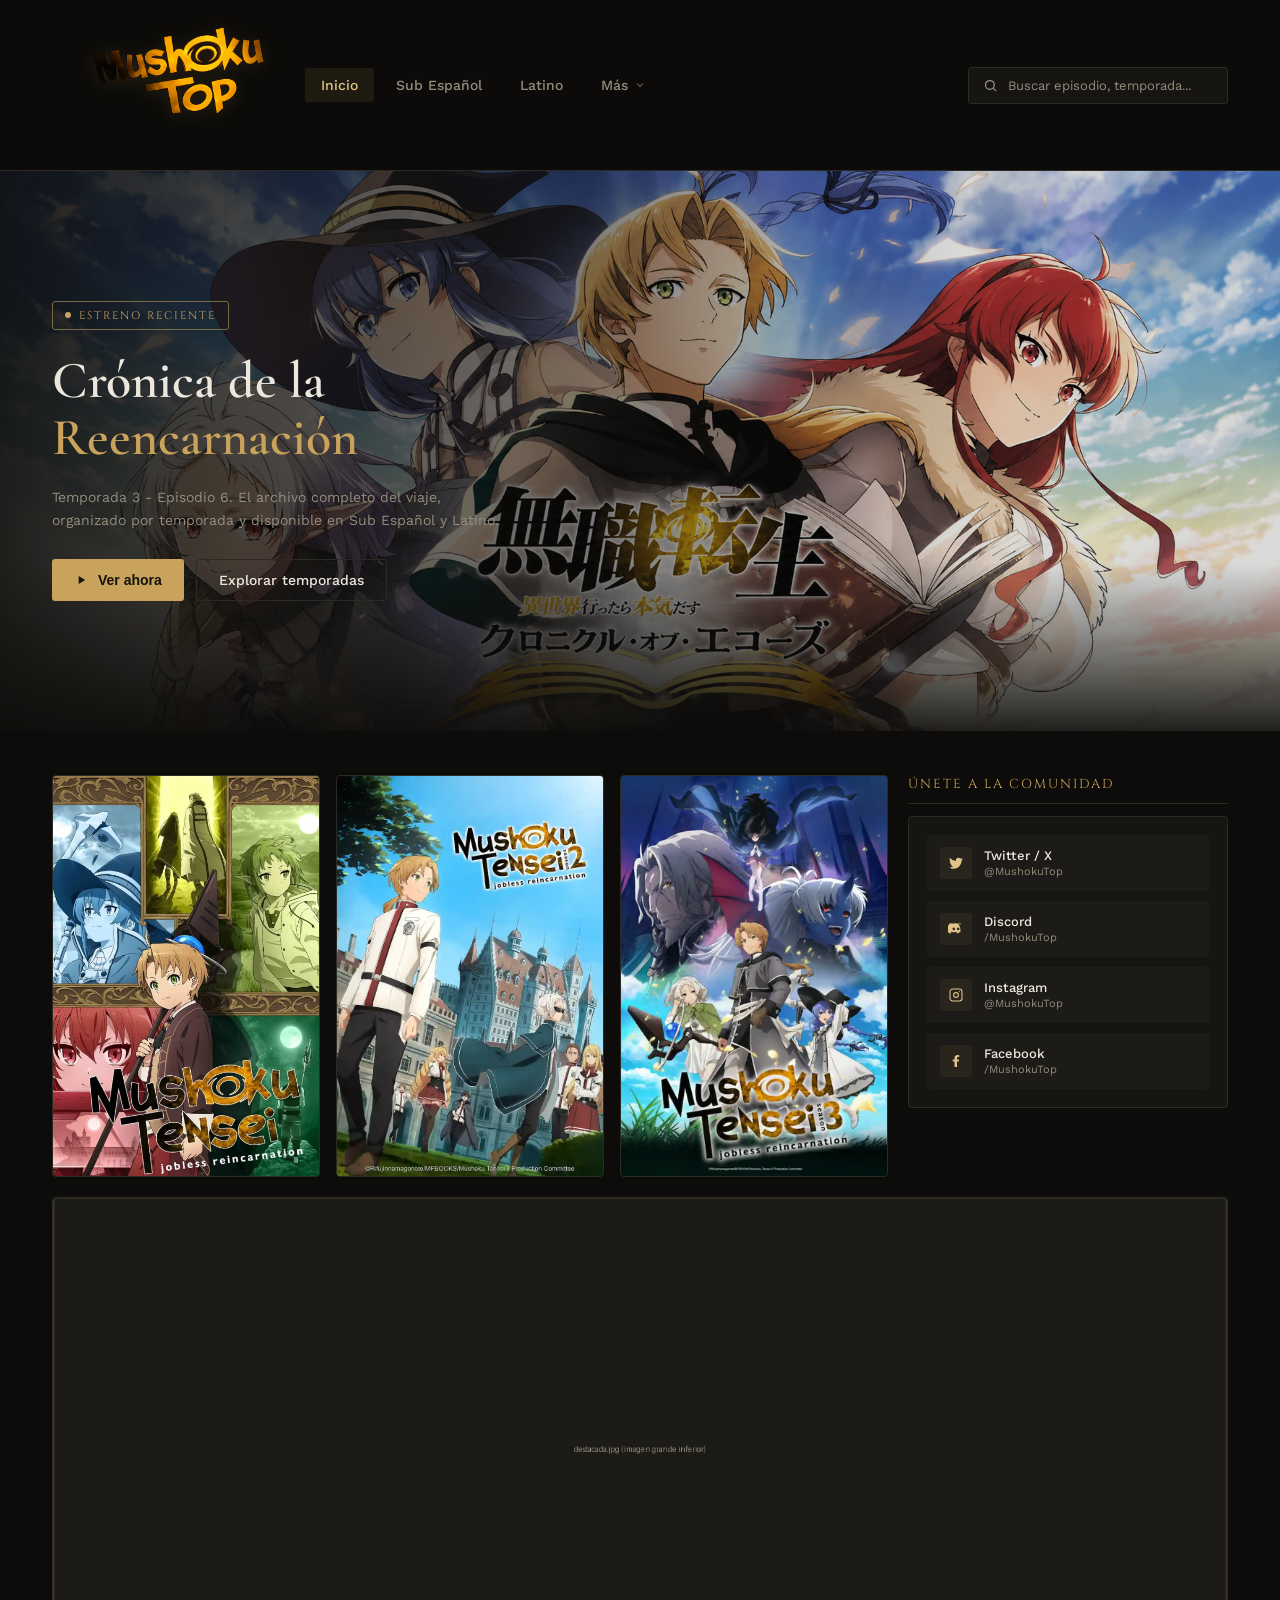
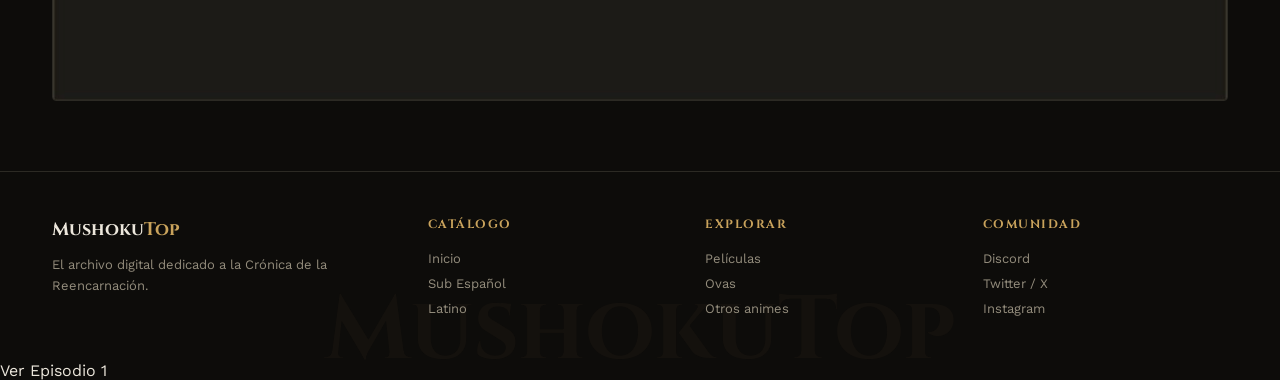
<file: index.html>
<!DOCTYPE html>
<html lang="es">
<head>
<meta charset="UTF-8">
<meta name="viewport" content="width=device-width, initial-scale=1.0">
<title>MushokuTop - Inicio</title>
<link rel="stylesheet" href="style.css">
</head>
<body>

<div id="navbar-slot"></div>

<section class="hero-full">
  <img class="hero-bg-img" src="assets/hero.png" alt="">
  <div class="hero-full-content">
    <span class="hero-badge"><span class="dot"></span>Estreno reciente</span>
    <h1 class="hero-title-serif">
      Crónica de la
      <span class="gold-line">Reencarnación</span>
    </h1>
    <p class="hero-desc">
      Temporada 3 - Episodio 6. El archivo completo del viaje, organizado por
      temporada y disponible en Sub Español y Latino.
    </p>
    <div class="hero-actions">
      <button class="btn-solid">
        <svg width="14" height="14" viewBox="0 0 24 24" fill="currentColor"><path d="M8 5v14l11-7z"/></svg>
        Ver ahora
      </button>
      <a href="#temporadas" class="btn-outline">Explorar temporadas</a>
    </div>
  </div>
</section>

<section class="gallery-section" id="temporadas">
  <div class="gallery-grid">

    <div class="poster-row">
      <div class="poster-card">
        <img src="assets/ms1.webp" alt="Temporada 1">
        <div class="poster-overlay">
          <p class="poster-season-name">Temporada 1</p>
          <div class="poster-lang-btns">
            <a href="sub-espanol.html#temporada-1">Sub Español</a>
            <a href="latino.html#temporada-1">Latino</a>
          </div>
        </div>
      </div>

      <div class="poster-card">
        <img src="assets/ms2.webp" alt="Temporada 2">
        <div class="poster-overlay">
          <p class="poster-season-name">Temporada 2</p>
          <div class="poster-lang-btns">
            <a href="sub-espanol.html#temporada-2">Sub Español</a>
            <a href="latino.html#temporada-2">Latino</a>
          </div>
        </div>
      </div>

      <div class="poster-card">
        <img src="assets/ms3.webp" alt="Temporada 3">
        <div class="poster-overlay">
          <p class="poster-season-name">Temporada 3</p>
          <div class="poster-lang-btns">
            <a href="sub-espanol.html#temporada-3">Sub Español</a>
            <a href="latino.html#temporada-3">Latino</a>
          </div>
        </div>
      </div>
    </div>

    <aside class="sidebar-community">
      <p class="sidebar-label">Únete a la comunidad</p>
      <div class="social-box">
        <a class="social-link" href="#">
          <span class="social-icon">
            <svg width="16" height="16" viewBox="0 0 24 24" fill="currentColor"><path d="M22 5.9c-.7.3-1.5.6-2.3.7.8-.5 1.4-1.3 1.7-2.3-.8.5-1.7.8-2.6 1a4.2 4.2 0 0 0-7.1 3.8A11.9 11.9 0 0 1 3.1 4.6a4.2 4.2 0 0 0 1.3 5.6c-.7 0-1.3-.2-1.9-.5v.1c0 2 1.4 3.7 3.3 4.1-.6.1-1.2.2-1.8.1.5 1.7 2.1 2.9 3.9 2.9A8.4 8.4 0 0 1 2 18.6a11.9 11.9 0 0 0 6.4 1.9c7.7 0 11.9-6.4 11.9-11.9v-.5c.8-.6 1.5-1.3 2.1-2.2z"/></svg>
          </span>
          <span class="social-text">
            Twitter / X
            <span class="handle">@MushokuTop</span>
          </span>
        </a>
        <a class="social-link" href="#">
          <span class="social-icon">
            <svg width="16" height="16" viewBox="0 0 24 24" fill="currentColor"><path d="M20.3 4.4a17 17 0 0 0-4.3-1.3l-.2.4c1.5.4 2.9 1 4.2 1.9-1.8-.9-3.7-1.5-5.7-1.7a.2.2 0 0 0-.1 0 15 15 0 0 0-6.4 0 14 14 0 0 0-5.7 1.7c1.3-.9 2.7-1.5 4.2-1.9l-.2-.4c-1.5.3-3 .7-4.3 1.3-2.7 4-3.4 7.9-3.1 11.7a17 17 0 0 0 5.1 2.6c.4-.6.8-1.2 1.1-1.9-.6-.2-1.2-.5-1.7-.9l.4-.3c3.3 1.5 6.9 1.5 10.2 0l.4.3c-.5.4-1.1.7-1.7.9.3.7.7 1.3 1.1 1.9a17 17 0 0 0 5.1-2.6c.4-4.4-.8-8.3-3-11.7ZM8.7 13.9c-1 0-1.8-.9-1.8-2s.8-2 1.8-2 1.8.9 1.8 2-.8 2-1.8 2Zm6.6 0c-1 0-1.8-.9-1.8-2s.8-2 1.8-2 1.8.9 1.8 2-.8 2-1.8 2Z"/></svg>
          </span>
          <span class="social-text">
            Discord
            <span class="handle">/MushokuTop</span>
          </span>
        </a>
        <a class="social-link" href="#">
          <span class="social-icon">
            <svg width="16" height="16" viewBox="0 0 24 24" fill="none" stroke="currentColor" stroke-width="1.6"><rect x="3" y="3" width="18" height="18" rx="4"/><circle cx="12" cy="12" r="3.6"/><circle cx="17.2" cy="6.8" r="0.9" fill="currentColor" stroke="none"/></svg>
          </span>
          <span class="social-text">
            Instagram
            <span class="handle">@MushokuTop</span>
          </span>
        </a>
        <a class="social-link" href="#">
          <span class="social-icon">
            <svg width="16" height="16" viewBox="0 0 24 24" fill="currentColor"><path d="M13.5 21v-8.1h2.7l.4-3.2h-3.1V7.7c0-.9.3-1.6 1.6-1.6h1.7V3.2C16.5 3.1 15.4 3 14.2 3c-2.6 0-4.4 1.6-4.4 4.5v2.2H7.1v3.2h2.7V21h3.7Z"/></svg>
          </span>
          <span class="social-text">
            Facebook
            <span class="handle">/MushokuTop</span>
          </span>
        </a>
      </div>
    </aside>

    <div class="featured-img">
      <img src="assets/destacada.jpg" alt="Arte destacado de Mushoku Tensei">
    </div>

  </div>
</section>

<div id="footer-slot"></div>

<script src="script.js"></script>
<script>
  renderNavbar('inicio');
  renderFooter();
  initSearchDropdown(null);
</script>

</body>
</html>

<a href="player.html?ep=1" class="btn-ver">
    Ver Episodio 1
</a>
</file>
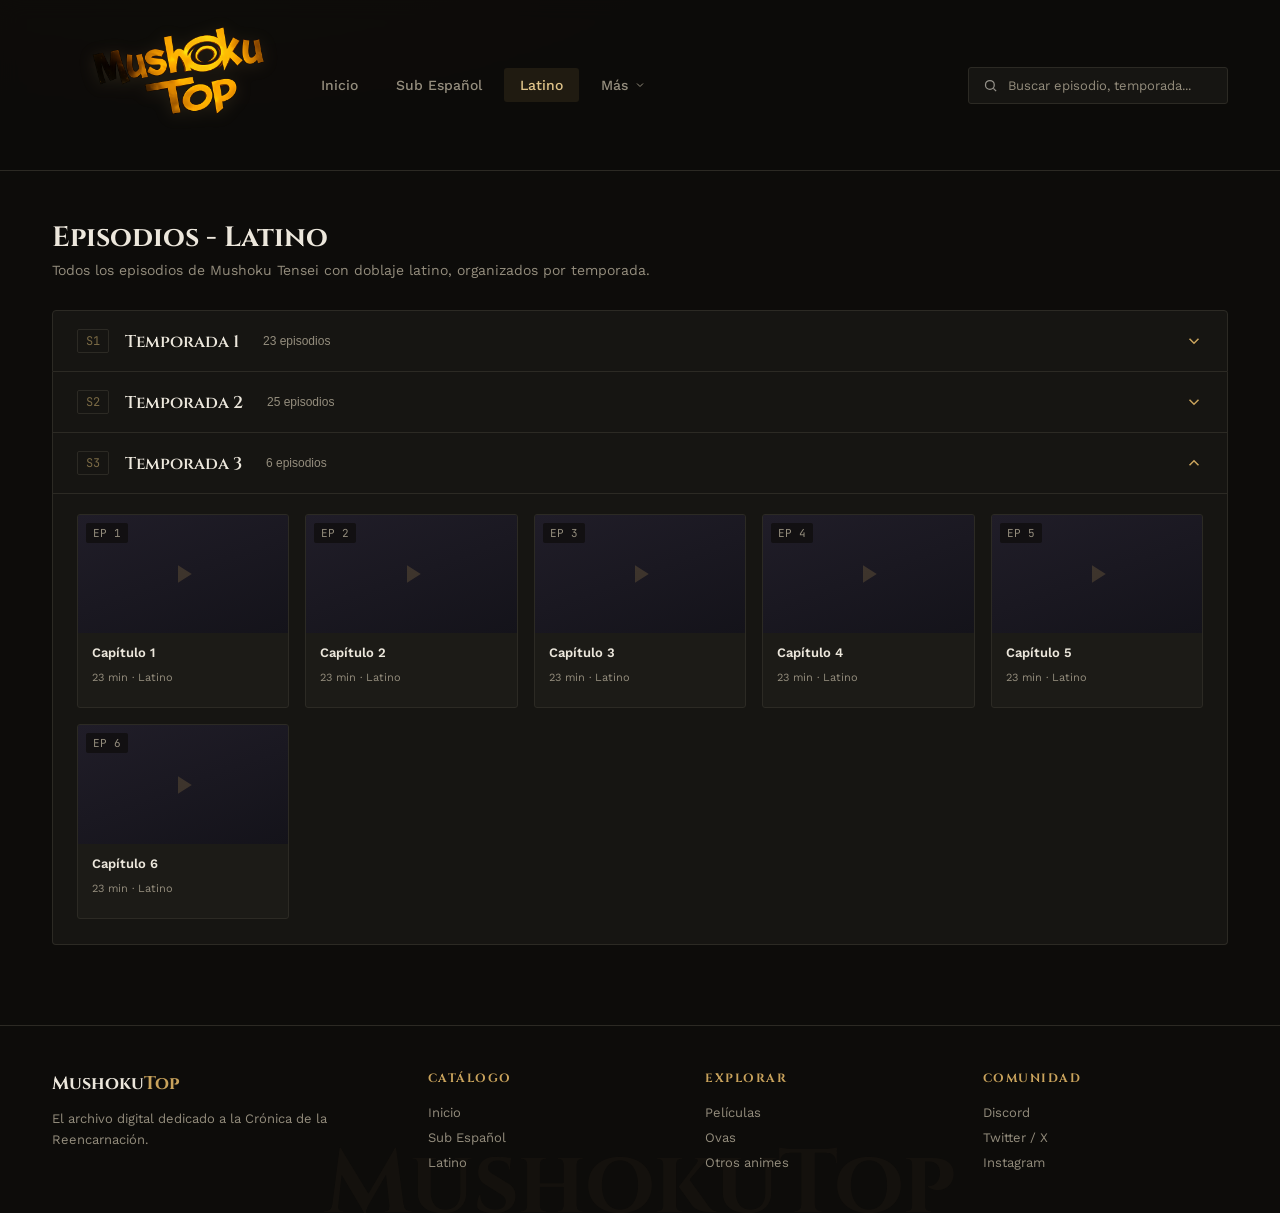
<file: latino.html>
<!DOCTYPE html>
<html lang="es">
<head>
<meta charset="UTF-8">
<meta name="viewport" content="width=device-width, initial-scale=1.0">
<title>MushokuTop - Latino</title>
<link rel="stylesheet" href="style.css">
</head>
<body>

<div id="navbar-slot"></div>

<div class="page-header">
  <h1>Episodios - Latino</h1>
  <p>Todos los episodios de Mushoku Tensei con doblaje latino, organizados por temporada.</p>
</div>

<section class="seasons-section" id="temporadas">
  <div id="accordion"></div>
</section>

<div id="footer-slot"></div>

<script src="script.js"></script>
<script>
  renderNavbar('latino');
  renderFooter();

  const SEASONS = SEASON_DATA.map((s, i) => ({ ...s, open: i === SEASON_DATA.length - 1 }));

  buildAccordion('accordion', SEASONS, 'Latino');
  initSearchFilter('accordion');
  initSearchDropdown('latino');
  openSeasonFromHash('accordion');
  window.addEventListener('hashchange', () => openSeasonFromHash('accordion'));
</script>

</body>
</html>
</file>
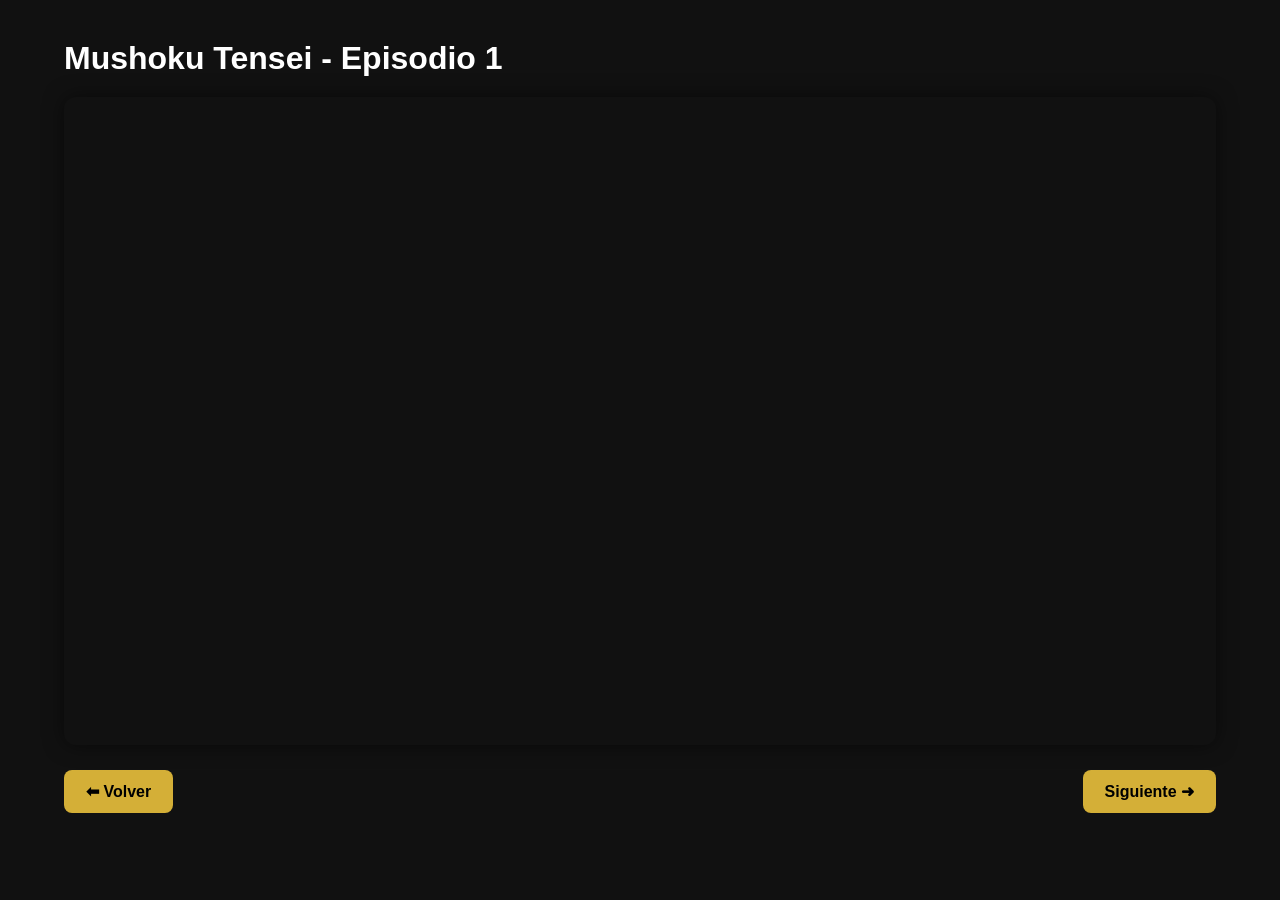
<file: player.html>
<!DOCTYPE html>
<html lang="es">
<head>
    <meta charset="UTF-8">
    <meta name="viewport" content="width=device-width, initial-scale=1.0">
    <title>Reproductor | MushokuTop</title>

    <link rel="stylesheet" href="style.css">

    <style>
        body{
            background:#111;
            color:white;
            margin:0;
            font-family:Arial, Helvetica, sans-serif;
        }

        .player-container{
            width:90%;
            max-width:1400px;
            margin:40px auto;
        }

        h1{
            margin-bottom:20px;
        }

        .video{
            aspect-ratio:16/9;
            width:100%;
            border-radius:12px;
            overflow:hidden;
            box-shadow:0 0 20px rgba(0,0,0,.5);
        }

        .video iframe{
            width:100%;
            height:100%;
            border:none;
        }

        .controls{
            margin-top:25px;
            display:flex;
            justify-content:space-between;
            gap:15px;
        }

        .controls a{
            background:#d4af37;
            color:#000;
            text-decoration:none;
            padding:12px 22px;
            border-radius:8px;
            font-weight:bold;
            transition:.25s;
        }

        .controls a:hover{
            transform:translateY(-2px);
        }
    </style>

</head>
<body>

<div class="player-container">

<h1>Mushoku Tensei - Episodio 1</h1>

<div class="video">

<iframe
src="https://morencius.com/embed/mpgg5quljhok"
allowfullscreen
allow="autoplay; fullscreen">
</iframe>

</div>

<div class="controls">

<a href="sub-espanol.html">⬅ Volver</a>

<a href="#">Siguiente ➜</a>

</div>

</div>

</body>
</html>
</file>
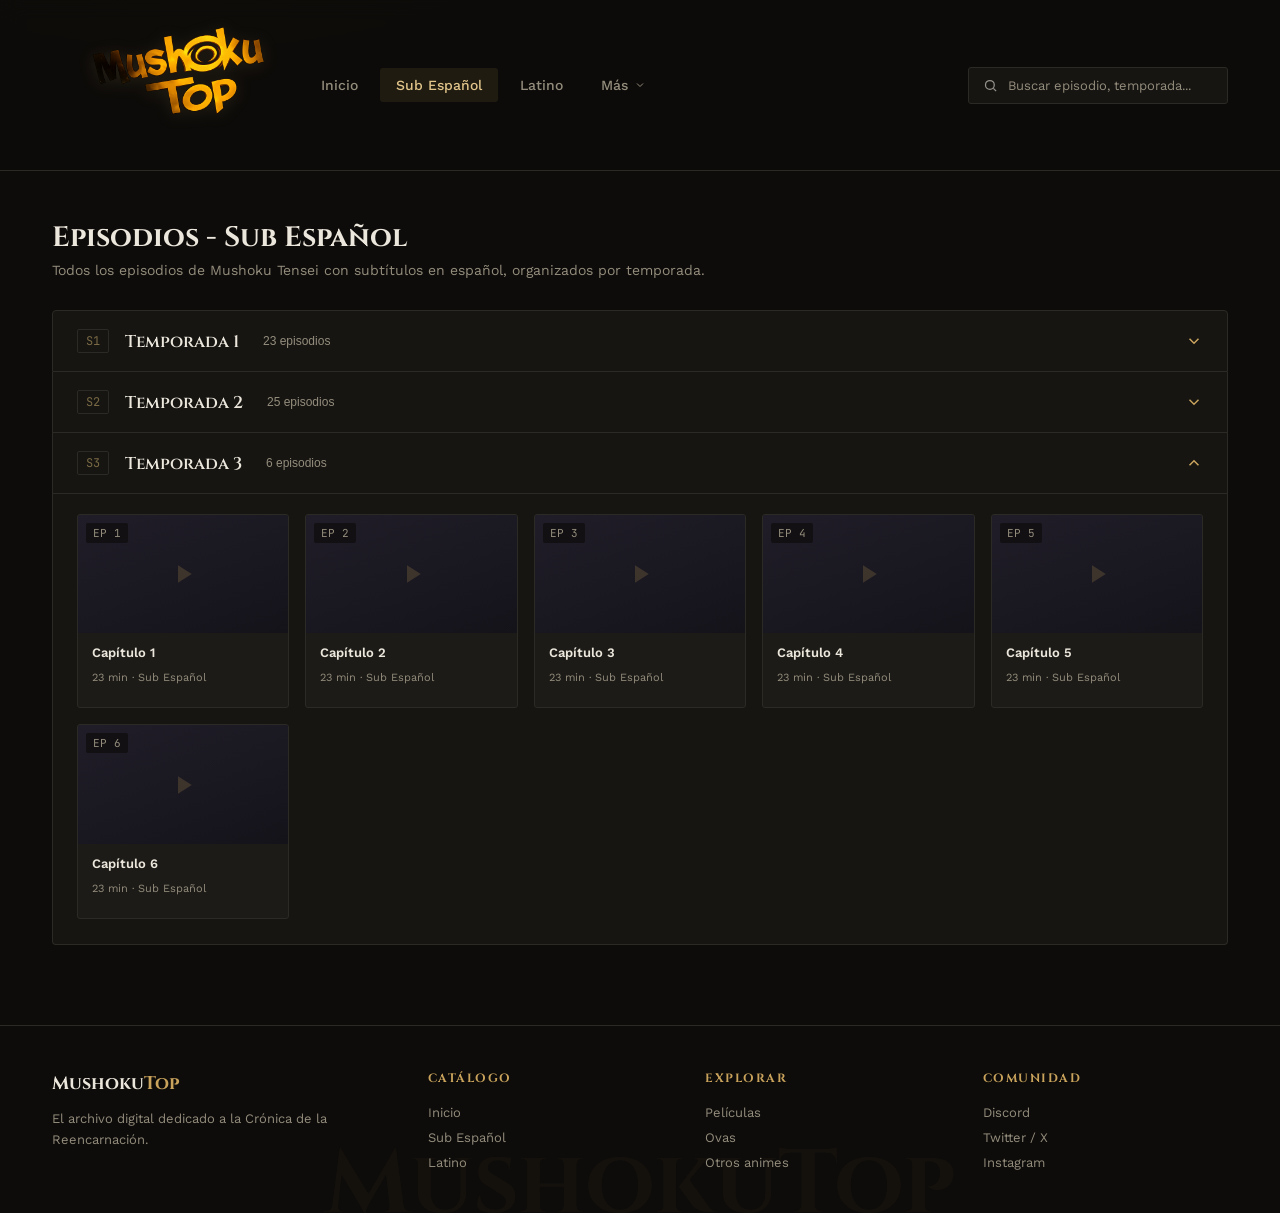
<file: sub-espanol.html>
<!DOCTYPE html>
<html lang="es">
<head>
<meta charset="UTF-8">
<meta name="viewport" content="width=device-width, initial-scale=1.0">
<title>MushokuTop - Sub Español</title>
<link rel="stylesheet" href="style.css">
</head>
<body>

<div id="navbar-slot"></div>

<div class="page-header">
  <h1>Episodios - Sub Español</h1>
  <p>Todos los episodios de Mushoku Tensei con subtítulos en español, organizados por temporada.</p>
</div>

<section class="seasons-section" id="temporadas">
  <div id="accordion"></div>
</section>

<div id="footer-slot"></div>

<script src="script.js"></script>
<script>
  renderNavbar('sub');
  renderFooter();

  const SEASONS = SEASON_DATA.map((s, i) => ({ ...s, open: i === SEASON_DATA.length - 1 }));

  buildAccordion('accordion', SEASONS, 'Sub Español');
  initSearchFilter('accordion');
  initSearchDropdown('sub');
  openSeasonFromHash('accordion');
  window.addEventListener('hashchange', () => openSeasonFromHash('accordion'));
</script>

</body>
</html>
</file>
<file: style.css>
@import url('https://fonts.googleapis.com/css2?family=Cinzel:wght@500;600;700&family=Cormorant+Garamond:wght@500;600;700&family=Work+Sans:wght@400;500;600&family=JetBrains+Mono:wght@500&display=swap');

:root{
  --bg: #0d0c0a;
  --surface: #161512;
  --surface-2: #1c1b17;
  --hairline: #2c2a24;
  --gold: #c9a35c;
  --gold-soft: #e0c48a;
  --gold-dim: #7a6a45;
  --ink: #ece7dc;
  --ink-dim: #948d7d;
}

*{ box-sizing: border-box; }
html{ scroll-behavior: smooth; }

body{
  margin:0;
  background:
    radial-gradient(1200px 500px at 15% -10%, rgba(201,163,92,0.05), transparent 60%),
    var(--bg);
  color: var(--ink);
  font-family: 'Work Sans', sans-serif;
  -webkit-font-smoothing: antialiased;
}

a{ color: inherit; text-decoration: none; }

.wrap{
  max-width: 1240px;
  margin: 0 auto;
  padding: 0 32px;
}

/* ---------- NAVBAR ---------- */
header{
  position: sticky;
  top: 0;
  z-index: 50;
  background: rgba(13,12,10,0.88);
  backdrop-filter: blur(10px);
  border-bottom: 1px solid var(--hairline);
}

.nav-inner{
  display:flex;
  align-items:center;
  gap: 28px;
  padding: 10px 32px;
  max-width: 1240px;
  margin: 0 auto;
}

.logo{
  display:flex;
  align-items:center;
  flex-shrink:0;
}

.logo-img{
  height: 150px;
  width: auto;
  display:block;
  filter: drop-shadow(0 2px 8px rgba(201,163,92,0.15));
}

/* search box (esquina derecha del nav) */
.search{
  position: relative;
  display:flex;
  align-items:center;
  gap:8px;
  border: 1px solid var(--hairline);
  background: var(--surface);
  padding: 9px 14px;
  border-radius: 3px;
  min-width: 260px;
  flex-shrink: 0;
  margin-left: auto;
}
.search input{
  background:none;
  border:none;
  outline:none;
  color: var(--ink);
  font-family:'Work Sans',sans-serif;
  font-size: 13px;
  width:100%;
}
.search input::placeholder{ color: var(--ink-dim); }
.search svg{ flex-shrink:0; opacity:.6; }

/* ---------- Desplegable de resultados del buscador ---------- */
.search-results{
  position: absolute;
  top: calc(100% + 8px);
  left: 0;
  right: 0;
  background: var(--surface);
  border: 1px solid var(--hairline);
  border-radius: 4px;
  box-shadow: 0 16px 32px rgba(0,0,0,0.45);
  max-height: 360px;
  overflow-y: auto;
  z-index: 60;
  display: none;
  flex-direction: column;
}
.search-results.open{ display:flex; }

.search-empty{
  padding: 16px 14px;
  font-size: 13px;
  color: var(--ink-dim);
}

.search-result{
  display:flex;
  align-items:center;
  gap: 12px;
  padding: 10px 12px;
  border-bottom: 1px solid var(--hairline);
  transition: background .15s ease;
}
.search-result:last-child{ border-bottom: none; }
.search-result:hover{ background: rgba(201,163,92,0.07); }

.search-result-thumb{
  flex-shrink:0;
  width: 56px;
  aspect-ratio: 16/9;
  border-radius: 3px;
  background: linear-gradient(160deg, #201d28, #14131a);
  display:flex;
  align-items:center;
  justify-content:center;
}
.search-result-info{ flex:1; min-width:0; }
.search-result-title{
  font-size: 13px;
  font-weight: 600;
  color: var(--ink);
  margin: 0 0 2px;
  white-space: nowrap;
  overflow: hidden;
  text-overflow: ellipsis;
}
.search-result-meta{
  font-size: 11px;
  color: var(--ink-dim);
  margin: 0;
}

/* variante con 2 botones de idioma (se usa en el inicio, donde no hay un idioma fijo) */
.search-result-langs{
  display:flex;
  gap: 6px;
  flex-shrink: 0;
}
.search-result-langs a{
  font-size: 11px;
  font-weight: 600;
  padding: 5px 8px;
  border-radius: 3px;
  background: rgba(201,163,92,0.1);
  border: 1px solid var(--gold-dim);
  color: var(--gold-soft);
  white-space: nowrap;
}
.search-result-langs a:hover{
  background: var(--gold);
  color: #14120a;
}

nav.links{
  display:flex;
  align-items:center;
  gap: 6px;
  flex:1;
}

nav.links > a{
  font-size: 14px;
  font-weight: 500;
  color: var(--ink-dim);
  padding: 9px 16px;
  border-radius: 3px;
  transition: color .2s ease, background .2s ease;
  white-space: nowrap;
}
nav.links > a:hover{
  color: var(--gold-soft);
  background: rgba(201,163,92,0.06);
}
nav.links > a.active{
  color: var(--gold-soft);
  background: rgba(201,163,92,0.1);
}

/* Dropdown "Más" */
.nav-more{
  position: relative;
}
.nav-more > .nav-more-label{
  display:flex;
  align-items:center;
  gap: 6px;
  font-size: 14px;
  font-weight: 500;
  color: var(--ink-dim);
  padding: 9px 16px;
  border-radius: 3px;
  cursor: pointer;
  white-space: nowrap;
  transition: color .2s ease, background .2s ease;
}
.nav-more:hover > .nav-more-label{
  color: var(--gold-soft);
  background: rgba(201,163,92,0.06);
}
.nav-more-label svg{
  transition: transform .2s ease;
}
.nav-more:hover .nav-more-label svg{
  transform: rotate(180deg);
}
.nav-more-menu{
  position: absolute;
  top: 100%;
  left: 0;
  margin-top: 6px;
  background: var(--surface);
  border: 1px solid var(--hairline);
  border-radius: 4px;
  min-width: 180px;
  padding: 6px;
  opacity: 0;
  visibility: hidden;
  transform: translateY(-6px);
  transition: opacity .18s ease, transform .18s ease, visibility .18s ease;
  box-shadow: 0 12px 24px rgba(0,0,0,0.35);
}
.nav-more:hover .nav-more-menu{
  opacity: 1;
  visibility: visible;
  transform: translateY(0);
}
.nav-more-menu a{
  display:block;
  padding: 9px 12px;
  border-radius: 3px;
  font-size: 13px;
  color: var(--ink-dim);
}
.nav-more-menu a:hover{
  background: rgba(201,163,92,0.08);
  color: var(--gold-soft);
}

/* ---------- HERO (portada, ancho completo) ---------- */
.hero-full{
  position: relative;
  width: 100%;
  min-height: 560px;
  display:flex;
  align-items:center;
  overflow:hidden;
  background: var(--surface); /* se ve mientras no hay imagen puesta */
}
.hero-bg-img{
  position:absolute;
  inset:0;
  width:100%;
  height:100%;
  object-fit: cover;
  object-position: center;
}
.hero-full::after{
  content:"";
  position:absolute; inset:0;
  background:
    linear-gradient(90deg, rgba(13,12,10,0.92) 0%, rgba(13,12,10,0.55) 45%, rgba(13,12,10,0.15) 75%),
    linear-gradient(0deg, rgba(13,12,10,0.9) 0%, transparent 30%);
}
.hero-full-content{
  position:relative;
  z-index:2;
  max-width: 1240px;
  margin: 0 auto;
  padding: 0 32px;
  width:100%;
}
.hero-badge{
  display:inline-flex;
  align-items:center;
  gap:8px;
  font-family:'Cinzel', serif;
  font-size: 11px;
  letter-spacing: 2px;
  text-transform: uppercase;
  color: var(--gold);
  border: 1px solid var(--gold-dim);
  padding: 6px 12px;
  border-radius: 3px;
  margin-bottom: 22px;
}
.hero-badge .dot{ width:6px; height:6px; border-radius:50%; background: var(--gold); }

.hero-title-serif{
  font-family: 'Cormorant Garamond', serif;
  font-weight: 600;
  font-size: 52px;
  line-height: 1.1;
  margin: 0 0 20px;
  color: var(--ink);
}
.hero-title-serif .gold-line{
  display:block;
  color: var(--gold);
}

.hero-desc{
  font-size: 14px;
  color: var(--ink-dim);
  max-width: 460px;
  line-height: 1.6;
  margin: 0 0 28px;
}

.hero-actions{
  display:flex;
  gap: 12px;
}
.btn-solid{
  display:inline-flex;
  align-items:center;
  gap:10px;
  background: var(--gold);
  color: #14120a;
  font-weight:600;
  font-size: 14px;
  padding: 12px 22px;
  border-radius: 3px;
  border:none;
  cursor:pointer;
  transition: filter .2s ease, transform .2s ease;
}
.btn-solid:hover{ filter: brightness(1.08); transform: translateY(-1px); }

.btn-outline{
  display:inline-flex;
  align-items:center;
  gap:10px;
  background: transparent;
  color: var(--ink);
  font-weight:500;
  font-size: 14px;
  padding: 12px 22px;
  border-radius: 3px;
  border: 1px solid var(--hairline);
  cursor:pointer;
  transition: border-color .2s ease, color .2s ease;
}
.btn-outline:hover{ border-color: var(--gold-dim); color: var(--gold-soft); }

/* ---------- GALERÍA DE TEMPORADAS (portadas) ---------- */
.gallery-section{
  max-width: 1240px;
  margin: 44px auto 0;
  padding: 0 32px;
}

.gallery-grid{
  display:grid;
  grid-template-columns: 1fr 320px;
  grid-template-rows: auto auto;
  gap: 20px;
}

.poster-row{
  grid-column: 1;
  grid-row: 1;
  display:flex;
  gap: 16px;
}

.poster-card{
  position:relative;
  flex: 1;
  aspect-ratio: 2/3;
  border-radius: 4px;
  overflow:hidden;
  border: 1px solid var(--hairline);
  background: var(--surface-2);
  cursor: default;
}
.poster-card img{
  position:absolute;
  inset:0;
  width:100%;
  height:100%;
  object-fit: cover;
  transition: transform .4s ease;
}
.poster-card:hover img{ transform: scale(1.06); }

.poster-overlay{
  position:absolute;
  inset:0;
  display:flex;
  flex-direction:column;
  justify-content:flex-end;
  padding: 14px;
  background: linear-gradient(0deg, rgba(13,12,10,0.95) 0%, rgba(13,12,10,0.15) 55%, transparent 75%);
  opacity: 0;
  transition: opacity .25s ease;
}
.poster-card:hover .poster-overlay{ opacity: 1; }

.poster-season-name{
  font-family:'Cinzel', serif;
  font-size: 15px;
  font-weight:600;
  color: var(--ink);
  margin: 0 0 10px;
}

.poster-lang-btns{
  display:flex;
  flex-direction: column;
  gap: 6px;
}
.poster-lang-btns a{
  display:block;
  text-align:center;
  font-size: 12px;
  font-weight: 600;
  padding: 7px 10px;
  border-radius: 3px;
  background: rgba(201,163,92,0.12);
  border: 1px solid var(--gold-dim);
  color: var(--gold-soft);
  transition: background .2s ease, color .2s ease;
}
.poster-lang-btns a:hover{
  background: var(--gold);
  color: #14120a;
}

.featured-img{
  grid-column: 1 / span 2;
  grid-row: 2;
  position:relative;
  aspect-ratio: 21/9;
  border-radius: 4px;
  overflow:hidden;
  border: 1px solid var(--hairline);
  background: var(--surface-2);
}
.featured-img img{
  width:100%;
  height:100%;
  object-fit: cover;
  display:block;
}

/* Sidebar comunidad (misma caja de siempre, en la fila 1 junto a los pósters) */
.sidebar-community{
  grid-column: 2;
  grid-row: 1;
  align-self: start;
}

/* ---------- SIDEBAR / SOCIAL (caja reutilizada) ---------- */
.sidebar-label{
  font-family:'Cinzel', serif;
  font-size: 13px;
  letter-spacing: 2px;
  text-transform: uppercase;
  color: var(--gold);
  margin: 0 0 12px;
  padding-bottom: 10px;
  border-bottom: 1px solid var(--hairline);
}

.social-box{
  border: 1px solid var(--hairline);
  border-radius: 4px;
  background: var(--surface);
  padding: 18px;
  display:flex;
  flex-direction:column;
  gap: 10px;
}

.social-link{
  display:flex;
  align-items:center;
  gap: 12px;
  padding: 11px 12px;
  border-radius: 3px;
  background: var(--surface-2);
  border: 1px solid transparent;
  font-size: 13px;
  font-weight:500;
  color: var(--ink);
  transition: border-color .2s ease, color .2s ease;
}
.social-link:hover{
  border-color: var(--gold-dim);
}
.social-link .social-icon{
  flex-shrink:0;
  width: 32px;
  height: 32px;
  border-radius: 3px;
  display:flex;
  align-items:center;
  justify-content:center;
  background: rgba(201,163,92,0.08);
  color: var(--gold-soft);
}
.social-link .social-text{
  display:flex;
  flex-direction:column;
  gap: 2px;
}
.social-link .handle{
  font-size: 11px;
  font-weight: 400;
  color: var(--ink-dim);
}

/* ---------- FOOTER ---------- */
.site-footer{
  position: relative;
  margin-top: 70px;
  border-top: 1px solid var(--hairline);
  overflow: hidden;
}
.footer-watermark{
  position:absolute;
  bottom: -30px;
  left: 0;
  right: 0;
  text-align:center;
  font-family:'Cinzel', serif;
  font-size: 90px;
  font-weight: 700;
  color: rgba(201,163,92,0.04);
  white-space:nowrap;
  pointer-events:none;
  user-select:none;
}
.footer-grid{
  position:relative;
  z-index:2;
  max-width: 1240px;
  margin: 0 auto;
  padding: 44px 32px 40px;
  display:grid;
  grid-template-columns: 1.4fr 1fr 1fr 1fr;
  gap: 32px;
}
.footer-brand .footer-logo{
  font-family:'Cinzel', serif;
  font-size: 18px;
  font-weight:700;
  color: var(--ink);
  margin: 0 0 10px;
}
.footer-brand .footer-logo span{ color: var(--gold); }
.footer-brand p{
  font-size: 13px;
  color: var(--ink-dim);
  line-height:1.6;
  max-width: 280px;
  margin:0;
}
.footer-col h4{
  font-family:'Cinzel', serif;
  font-size: 12px;
  letter-spacing: 1.5px;
  text-transform: uppercase;
  color: var(--gold);
  margin: 0 0 14px;
}
.footer-col a{
  display:block;
  font-size: 13px;
  color: var(--ink-dim);
  padding: 5px 0;
  transition: color .2s ease;
}
.footer-col a:hover{ color: var(--gold-soft); }

/* ---------- PAGE HEADER (para sub-espanol.html / latino.html) ---------- */
.page-header{
  max-width: 1240px;
  margin: 48px auto 8px;
  padding: 0 32px;
}
.page-header h1{
  font-family:'Cinzel', serif;
  font-size: 28px;
  margin: 0 0 6px;
}
.page-header p{
  color: var(--ink-dim);
  font-size: 14px;
  margin: 0;
}

/* ---------- SEASONS ---------- */
.seasons-section{
  max-width: 1240px;
  margin: 32px auto 80px;
  padding: 0 32px;
}

.season{
  border: 1px solid var(--hairline);
  border-top: none;
  background: var(--surface);
}
.season:first-child{ border-top: 1px solid var(--hairline); border-radius: 4px 4px 0 0; overflow:hidden;}
.season:last-child{ border-radius: 0 0 4px 4px; overflow:hidden; }
.season:first-child:last-child{ border-radius: 4px; }

.season-header{
  width:100%;
  display:flex;
  align-items:center;
  justify-content:space-between;
  padding: 18px 24px;
  background:none;
  border:none;
  cursor:pointer;
  color: var(--ink);
  text-align:left;
}
.season-header:hover{ background: rgba(201,163,92,0.04); }

.season-title{
  display:flex;
  align-items:center;
  gap:16px;
}
.season-num{
  font-family:'JetBrains Mono', monospace;
  font-size: 12px;
  color: var(--gold-dim);
  border: 1px solid var(--hairline);
  padding: 3px 8px;
  border-radius: 2px;
}
.season-name{
  font-family:'Cinzel', serif;
  font-size: 17px;
  font-weight:600;
}
.season-count{
  font-size: 12px;
  color: var(--ink-dim);
  margin-left: 8px;
}

.chevron{
  transition: transform .25s ease;
  color: var(--gold);
  flex-shrink:0;
}
.season.open .chevron{ transform: rotate(180deg); }

.season-body{
  max-height:0;
  overflow:hidden;
  transition: max-height .35s ease;
}
.season.open .season-body{ border-top: 1px solid var(--hairline); }

.episodes-grid{
  display:grid;
  grid-template-columns: repeat(auto-fill, minmax(200px, 1fr));
  gap: 16px;
  padding: 20px 24px 26px;
}

.episode-card{
  background: var(--surface-2);
  border: 1px solid var(--hairline);
  border-radius: 3px;
  overflow:hidden;
  cursor:pointer;
  transition: border-color .2s ease, transform .2s ease;
}
.episode-card:hover{
  border-color: var(--gold-dim);
  transform: translateY(-2px);
}
.ep-thumb{
  aspect-ratio: 16/9;
  background: linear-gradient(160deg, #201d28, #14131a);
  position:relative;
  display:flex;
  align-items:center;
  justify-content:center;
}
.ep-thumb svg{ opacity:.2; }
.ep-num-badge{
  position:absolute;
  top:8px; left:8px;
  font-family:'JetBrains Mono', monospace;
  font-size: 11px;
  background: rgba(13,12,10,0.7);
  color: var(--ink-dim);
  padding: 3px 7px;
  border-radius: 2px;
}
.ep-info{
  padding: 12px 14px;
}
.ep-title{
  font-size: 13px;
  font-weight:600;
  margin: 0 0 4px;
  color: var(--ink);
}
.ep-meta{
  font-size: 11px;
  color: var(--ink-dim);
}

/* ---------- RESPONSIVE ---------- */
@media (max-width: 900px){
  .nav-inner{ flex-wrap: wrap; row-gap: 10px; }
  nav.links{ order:3; width:100%; overflow-x:auto; }
  .search{ order: 2; }
  .gallery-grid{ grid-template-columns: 1fr; }
  .poster-row{ grid-column:1; grid-row: 1; }
  .sidebar-community{ grid-column:1; grid-row: 2; }
  .featured-img{ grid-column:1; grid-row: 3; }
  .footer-grid{ grid-template-columns: 1fr 1fr; }
}

@media (max-width: 560px){
  .wrap, .gallery-section, .seasons-section, .page-header{ padding-left:18px; padding-right:18px; }
  .hero-full-content{ padding: 0 18px; }
  .nav-inner{ padding: 10px 18px; }
  .hero-title-serif{ font-size: 34px; }
  .poster-row{ flex-wrap: wrap; }
  .poster-card{ flex: 1 1 calc(50% - 8px); }
  .footer-grid{ grid-template-columns: 1fr; padding: 32px 18px; }
}

:focus-visible{
  outline: 2px solid var(--gold);
  outline-offset: 2px;
}
</file>
